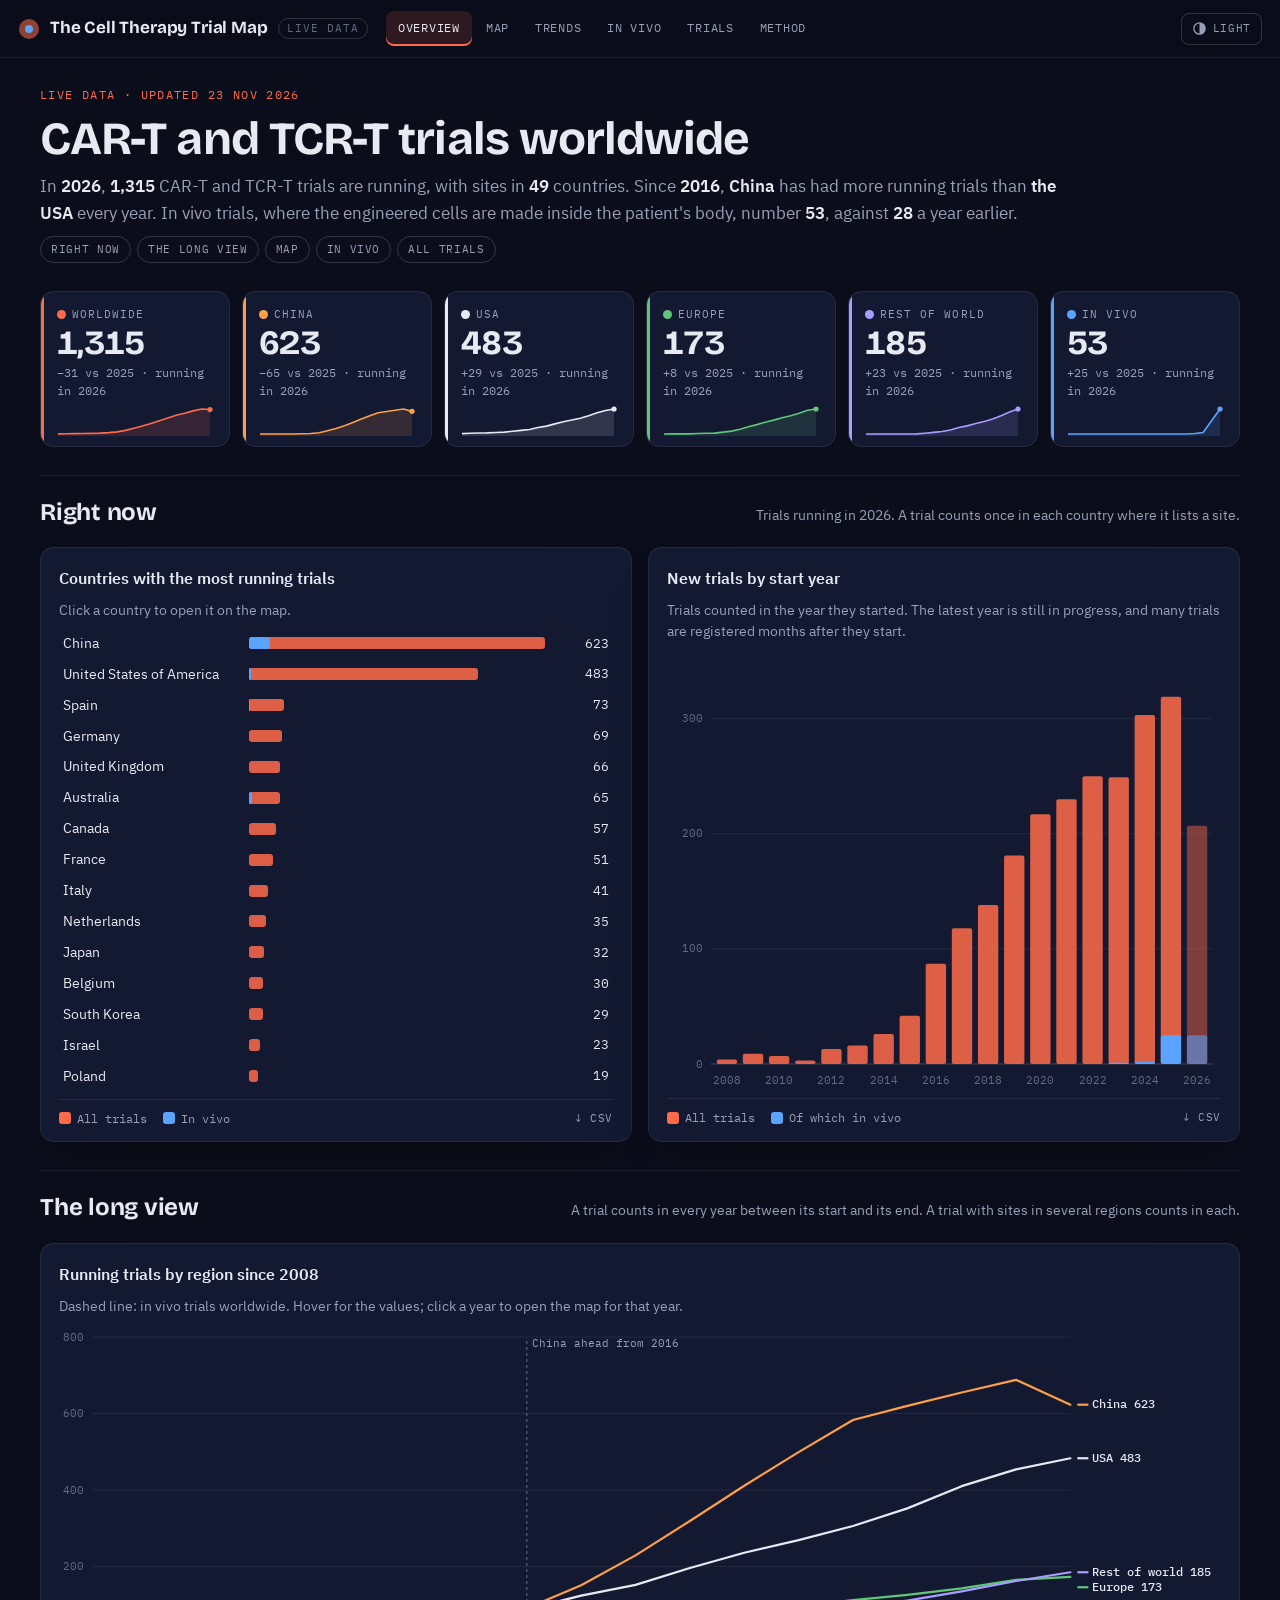
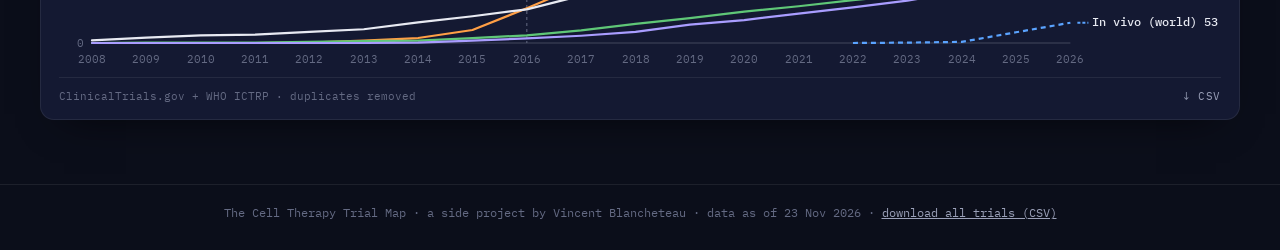
<file: index.html>
<!doctype html>
<html lang="en">
<head>
<meta charset="utf-8">
<meta name="viewport" content="width=device-width, initial-scale=1, viewport-fit=cover">
<title>The Cell Therapy Trial Map</title>
<meta name="description" content="CAR-T and TCR-T trials worldwide since 2008, from ClinicalTrials.gov and the WHO ICTRP registries: an interactive map, trends, in vivo trials and the full trial list, updated monthly.">
<meta property="og:title" content="The Cell Therapy Trial Map – live data">
<meta property="og:description" content="Every CAR-T and TCR-T trial in the map, by year, country and registry. Updated with each edition of the LinkedIn newsletter.">
<meta property="og:type" content="website">
<meta property="og:url" content="https://vblanche21.github.io/cell-therapy-trial-map/">
<meta property="og:image" content="https://vblanche21.github.io/cell-therapy-trial-map/preview.png">
<meta property="og:image:width" content="1200">
<meta property="og:image:height" content="627">
<meta property="og:image:alt" content="World map of running CAR-T and TCR-T trials per country">
<meta name="twitter:card" content="summary_large_image">
<link rel="icon" href="data:image/svg+xml,%3Csvg xmlns='http://www.w3.org/2000/svg' viewBox='0 0 100 100'%3E%3Ccircle cx='50' cy='50' r='44' fill='%23ff6b4a' fill-opacity='.55'/%3E%3Ccircle cx='50' cy='50' r='18' fill='%235aa3ff'/%3E%3C/svg%3E">
<link rel="preload" href="fonts/ibm-plex-sans-latin-400-normal.woff2" as="font" type="font/woff2" crossorigin>
<link rel="preload" href="fonts/bricolage-grotesque-latin-700-normal.woff2" as="font" type="font/woff2" crossorigin>
<link rel="stylesheet" href="css/style.css">
</head>
<body>
<script>try { if (localStorage.getItem("ctm-theme") === "light") document.body.classList.add("light"); } catch (e) {}</script>

<header class="topbar">
  <a class="brand" href="#overview" aria-label="The Cell Therapy Trial Map, overview">
    <svg class="brand-mark" viewBox="0 0 22 22" aria-hidden="true"><circle cx="11" cy="11" r="10" fill="var(--all)" fill-opacity=".55"/><circle cx="11" cy="11" r="4" fill="var(--invivo)"/></svg>
    <span class="brand-name">The Cell Therapy Trial Map</span>
    <span class="brand-tag">Live data</span>
  </a>
  <nav class="tabs" aria-label="Sections">
    <a class="tab-link" href="#overview" data-tab="overview">Overview</a>
    <a class="tab-link" href="#map" data-tab="map">Map</a>
    <a class="tab-link" href="#trends" data-tab="trends">Trends</a>
    <a class="tab-link" href="#invivo" data-tab="invivo">In vivo</a>
    <a class="tab-link" href="#trials" data-tab="trials">Trials</a>
    <a class="tab-link" href="#method" data-tab="method">Method</a>
  </nav>
  <div class="topbar-right">
    <a class="icon-btn subscribe" id="subscribe" href="#" target="_blank" rel="noopener" hidden><span class="lab">Subscribe</span><svg viewBox="0 0 16 16" aria-hidden="true"><path d="M2 3h12v10H2z M2 3l6 5 6-5" fill="none" stroke="currentColor" stroke-width="1.4"/></svg></a>
    <button class="icon-btn" id="theme" type="button" aria-label="Switch between dark and light"><svg viewBox="0 0 16 16" aria-hidden="true"><circle cx="8" cy="8" r="6" fill="none" stroke="currentColor" stroke-width="1.4"/><path d="M8 2a6 6 0 0 1 0 12z" fill="currentColor"/></svg><span class="lab" id="theme-lab">Light</span></button>
  </div>
</header>

<main>
  <!-- ======================= OVERVIEW ======================= -->
  <section class="tab" id="tab-overview" data-tab="overview" hidden>
    <div class="page">
      <div class="hero">
        <p class="kicker">Live data · updated <span class="data-date">—</span></p>
        <h1>CAR-T and TCR-T trials worldwide</h1>
        <p class="lede" id="ov-lede">Loading the trial data…</p>
        <nav class="subnav" aria-label="On this page"><a href="#sec-now">Right now</a><a href="#sec-long">The long view</a><a href="#map">Map</a><a href="#invivo">In vivo</a><a href="#trials">All trials</a></nav>
      </div>
      <div class="kpis" id="kpis"></div>

      <section class="section" id="sec-now">
        <div class="section-head"><h2>Right now</h2><p class="section-note">Trials running in <span class="latest-year">—</span>. A trial counts once in each country where it lists a site.</p></div>
        <div class="grid2">
          <div class="card">
            <div class="card-head"><h3>Countries with the most running trials</h3></div>
            <p class="card-note">Click a country to open it on the map.</p>
            <div class="hbars" id="top-countries"></div>
            <div class="card-foot"><div class="legend"><span><i class="sw" style="background:var(--all)"></i>All trials</span><span><i class="sw" style="background:var(--invivo)"></i>In vivo</span></div><button class="csv-link" type="button" data-csv="top-countries">↓ CSV</button></div>
          </div>
          <div class="card">
            <div class="card-head"><h3>New trials by start year</h3></div>
            <p class="card-note">Trials counted in the year they started. The latest year is still in progress, and many trials are registered months after they start.</p>
            <div class="chart" id="starts-chart"></div>
            <div class="card-foot"><div class="legend"><span><i class="sw" style="background:var(--all)"></i>All trials</span><span><i class="sw" style="background:var(--invivo)"></i>Of which in vivo</span></div><button class="csv-link" type="button" data-csv="starts">↓ CSV</button></div>
          </div>
        </div>
      </section>

      <section class="section" id="sec-long">
        <div class="section-head"><h2>The long view</h2><p class="section-note">A trial counts in every year between its start and its end. A trial with sites in several regions counts in each.</p></div>
        <div class="card">
          <div class="card-head"><h3>Running trials by region since 2008</h3></div>
          <p class="card-note">Dashed line: in vivo trials worldwide. Hover for the values; click a year to open the map for that year.</p>
          <div class="chart" id="regions-chart"></div>
          <div class="card-foot"><span class="source">ClinicalTrials.gov + WHO ICTRP · duplicates removed</span><button class="csv-link" type="button" data-csv="regions">↓ CSV</button></div>
        </div>
      </section>
    </div>
  </section>

  <!-- ======================= MAP ======================= -->
  <section class="tab tab-map" id="tab-map" data-tab="map" hidden>
    <svg class="map-svg" id="map-svg" viewBox="0 0 1000 439" preserveAspectRatio="xMidYMid meet" role="img" aria-label="World map of running CAR-T and TCR-T trials per country"><g id="map-zoom"><g id="map-land"></g><g id="map-dots"></g></g></svg>
    <div class="float map-title">
      <p class="kicker">Where trials are running</p>
      <div style="display:flex;align-items:baseline;gap:12px;flex-wrap:wrap"><span class="map-year" id="map-year">—</span><span class="map-stat" id="map-stat">—</span></div>
      <div class="seg" id="map-layer" role="group" aria-label="Which trials">
        <button type="button" data-layer="all" aria-pressed="true">All trials</button>
        <button type="button" data-layer="iv" aria-pressed="false">In vivo</button>
        <button type="button" data-layer="auto" aria-pressed="false">Autoimmune</button>
      </div>
      <div class="ramp"><div class="ramp-label" id="ramp-label">Running trials per country</div><div class="ramp-bar" id="ramp-bar"></div><div class="ramp-ticks" id="ramp-ticks"></div></div>
      <div class="map-search-in">
        <input class="input" id="map-q" type="search" placeholder="Search a country" autocomplete="off" aria-label="Search a country" style="width:100%">
        <ul class="suggest" id="map-suggest" hidden></ul>
      </div>
    </div>
    <div class="float hint" id="map-hint">Click a country to see its trials</div>
    <div class="float zoom" id="map-zoomctl"><button type="button" id="zoom-in" aria-label="Zoom in">+</button><button type="button" id="zoom-out" aria-label="Zoom out">−</button><button type="button" id="zoom-reset" aria-label="Show the whole world">⤢</button></div>
    <div class="float map-play"><button class="icon-btn" id="map-playbtn" type="button" aria-pressed="false"><span id="play-ic">▶</span><span id="play-lab">Play</span></button><span class="year-lab" id="year-min">—</span><input type="range" id="map-range" step="1" aria-label="Year shown"><span class="year-lab" id="year-max">—</span></div>
    <aside class="float panel" id="panel" aria-label="Country details" aria-hidden="true">
      <div class="panel-head">
        <p class="kicker" id="pn-region">—</p>
        <h2 id="pn-name">—</h2>
        <button class="icon-btn panel-close" id="pn-close" type="button" aria-label="Close">✕</button>
      </div>
      <div class="panel-body" id="pn-body"></div>
    </aside>
  </section>

  <!-- ======================= TRENDS ======================= -->
  <section class="tab" id="tab-trends" data-tab="trends" hidden>
    <div class="page">
      <div class="hero">
        <p class="kicker">Trends · 2008 to now</p>
        <h1>How the field is changing</h1>
        <p class="lede" id="tr-lede">—</p>
        <nav class="subnav" aria-label="On this page"><a href="#sec-what">What they treat</a><a href="#sec-cells">Which cells</a><a href="#sec-race">China and the USA</a><a href="#sec-heat">Country by year</a></nav>
      </div>
      <section class="section" id="sec-what">
        <div class="section-head"><h2>What the trials treat</h2></div>
        <div class="grid2">
          <div class="card" id="sec-what-card">
            <div class="card-head"><h3>Running trials by indication</h3></div>
            <p class="card-note">Autoimmune and immune-mediated diseases include lupus, myasthenia gravis, multiple sclerosis, systemic sclerosis and similar.</p>
            <div class="chart" id="ind-chart"></div>
            <div class="card-foot"><span class="source">Classified from titles and conditions</span><button class="csv-link" type="button" data-csv="indication">↓ CSV</button></div>
          </div>
          <div class="card" id="sec-cells">
            <div class="card-head"><h3>CAR-T and TCR-T</h3></div>
            <p class="card-note">CAR-T cells recognise a surface protein; TCR-T cells recognise a peptide presented by HLA, so each trial needs patients with a matching HLA type.</p>
            <div class="chart" id="cell-chart"></div>
            <div class="card-foot"><span class="source">Running trials per year</span><button class="csv-link" type="button" data-csv="cells">↓ CSV</button></div>
          </div>
        </div>
      </section>
      <section class="section" id="sec-race">
        <div class="section-head"><h2>China and the USA</h2><p class="section-note">Share of all running trials with at least one site in each country. A trial with sites in both counts for both.</p></div>
        <div class="card">
          <div class="chart" id="share-chart"></div>
          <div class="card-foot"><span class="source">Share of running trials worldwide</span><button class="csv-link" type="button" data-csv="share">↓ CSV</button></div>
        </div>
      </section>
      <section class="section" id="sec-heat">
        <div class="section-head"><h2>Country by year</h2><p class="section-note">The 20 countries with the most running trials today. The stronger the colour, the more trials (log scale). Click a country to open it on the map.</p></div>
        <div class="card">
          <div class="heat-wrap" id="heat"></div>
          <div class="card-foot"><span class="source">Running trials per country and year</span><button class="csv-link" type="button" data-csv="heat">↓ CSV</button></div>
        </div>
      </section>
    </div>
  </section>

  <!-- ======================= IN VIVO ======================= -->
  <section class="tab" id="tab-invivo" data-tab="invivo" hidden>
    <div class="page">
      <div class="hero">
        <p class="kicker">In vivo CAR-T and TCR-T</p>
        <h1>Making the cells inside the body</h1>
        <p class="lede">In vivo trials give the patient a vector, mRNA in lipid nanoparticles, circular RNA or vesicles that carry the CAR or TCR gene, so the engineered cells are made in the body instead of in a lab. <span id="iv-lede"></span></p>
      </div>
      <div class="kpis" id="iv-kpis"></div>
      <div class="grid2">
        <div class="card">
          <div class="card-head"><h3>In vivo trials each year</h3></div>
          <p class="card-note">Running trials per year, and how many of them started that year.</p>
          <div class="chart" id="iv-chart"></div>
          <div class="card-foot"><div class="legend"><span><i class="sw" style="background:var(--invivo)"></i>Running</span><span><i class="sw-line" style="border-color:var(--text)"></i>Started that year</span></div><button class="csv-link" type="button" data-csv="iv-years">↓ CSV</button></div>
        </div>
        <div class="card">
          <div class="card-head"><h3>Who, where and what, in <span class="latest-year">—</span></h3></div>
          <p class="card-note">A trial counts in each region where it has a site.</p>
          <div class="hbars" id="iv-bars"></div>
        </div>
      </div>
      <div class="card">
        <div class="card-head"><h3>Every in vivo trial in the data</h3><span class="count"><b id="iv-count">—</b> trials</span></div>
        <div class="scroll tablewrap">
          <table class="ttable" id="iv-table">
            <thead><tr><th>ID</th><th>Title</th><th>Countries</th><th>Start</th><th>Status</th><th>Indication</th><th>Cell type</th><th>Sponsor</th></tr></thead>
            <tbody></tbody>
          </table>
        </div>
        <div class="card-foot"><span class="source">IDs open the record in its registry</span><button class="csv-link" type="button" data-csv="iv-trials">↓ CSV</button></div>
      </div>
    </div>
  </section>

  <!-- ======================= TRIALS ======================= -->
  <section class="tab" id="tab-trials" data-tab="trials" hidden>
    <div class="page">
      <div class="hero">
        <p class="kicker">The trial list</p>
        <h1>Every trial in the map</h1>
        <p class="lede">Search and filter the trials behind every number on this site. IDs open the record in its registry.</p>
      </div>
      <div class="card tablewrap">
        <div class="filters">
          <input class="input search" id="q" type="search" placeholder="Search title, sponsor, condition, ID, country" aria-label="Search trials">
          <select class="input" id="f-year" aria-label="Year"></select>
          <select class="input" id="f-approach" aria-label="Approach"><option value="">In vivo and ex vivo</option><option value="In vivo">In vivo only</option><option value="Ex vivo">Ex vivo only</option></select>
          <select class="input" id="f-indication" aria-label="Indication"><option value="">All indications</option><option value="Cancer">Cancer</option><option value="Autoimmune &amp; immune-mediated">Autoimmune &amp; immune-mediated</option><option value="Other">Other</option></select>
          <select class="input" id="f-country" aria-label="Country"><option value="">All countries</option></select>
        </div>
        <div class="card-head"><span class="count"><b id="tcount">—</b> trials</span><button class="csv-link" type="button" data-csv="trials">↓ CSV of these trials</button></div>
        <div class="scroll" style="max-height:42rem">
          <table class="ttable" id="ttable">
            <thead><tr>
              <th aria-sort="none"><button class="sort" type="button" data-key="id">ID</button></th>
              <th aria-sort="none"><button class="sort" type="button" data-key="title">Title</button></th>
              <th aria-sort="none"><button class="sort" type="button" data-key="countries">Countries</button></th>
              <th aria-sort="descending"><button class="sort" type="button" data-key="start">Start</button></th>
              <th aria-sort="none"><button class="sort" type="button" data-key="end">Counted until</button></th>
              <th aria-sort="none"><button class="sort" type="button" data-key="status">Status</button></th>
              <th aria-sort="none"><button class="sort" type="button" data-key="phase">Phase</button></th>
              <th aria-sort="none"><button class="sort" type="button" data-key="approach">Approach</button></th>
              <th aria-sort="none"><button class="sort" type="button" data-key="indication">Indication</button></th>
              <th aria-sort="none"><button class="sort" type="button" data-key="sponsor">Sponsor</button></th>
              <th aria-sort="none"><button class="sort" type="button" data-key="registry">Registry</button></th>
              <th aria-sort="none"><button class="sort" type="button" data-key="end_rule">End date from</button></th>
            </tr></thead>
            <tbody></tbody>
          </table>
        </div>
        <p class="card-note">"Counted until" is the completion date, the data date for ongoing trials, or an estimate (see "End date from"). The full file is also <a href="data/trials.csv" download>available as one CSV</a>.</p>
      </div>
    </div>
  </section>

  <!-- ======================= METHOD ======================= -->
  <section class="tab" id="tab-method" data-tab="method" hidden>
    <div class="page">
      <div class="hero">
        <p class="kicker">Method</p>
        <h1>How the data was built</h1>
        <p class="lede">A side project by Vincent Blancheteau: public registry data, cleaned and counted in R, drawn with d3. Data as of <span class="data-date">—</span>.</p>
      </div>
      <div class="prose">
        <h2>Sources and rules</h2>
        <ul>
          <li><b>Sources.</b> ClinicalTrials.gov (API v2, interventional studies; searches for CAR-T and TCR-T terms and product names, plus in vivo products) and the WHO ICTRP search portal, which gathers the WHO primary registries: ChiCTR, EU CTIS and EU CTR, jRCT, CTRI, ANZCTR, CRIS, DRKS, ISRCTN, IRCT, ReBEC, TCTR, PACTR and others.</li>
          <li><b>Duplicates.</b> The same trial often sits in several registries. ICTRP copies of ClinicalTrials.gov records were dropped; other records were linked through shared IDs (NCT or EudraCT numbers) or identical titles, then through a similarity check (same country, start within about a year, same cell type, and the same product code, or close sponsor and title words).</li>
          <li><b>Classes.</b> Rules on titles, interventions and conditions sort each trial into CAR-T or TCR-T, in vivo or ex vivo, and cancer, autoimmune and immune-mediated, or other. In vivo trials were checked by hand. CAR-NK, CAR-macrophage and TIL trials are left out, as are supportive-care studies around CAR-T (rehabilitation, imaging, drugs to prevent or treat CRS and ICANS, infections after infusion).</li>
          <li><b>Running years.</b> A trial counts in a year if it started by the end of that year and had not ended before it. The end is the completion date; ongoing ClinicalTrials.gov trials run until the data date; records in other registries without a completion date get the median length of completed ClinicalTrials.gov trials of the same phase. Withdrawn and not-yet-recruiting trials are left out.</li>
          <li><b>Places.</b> A trial counts once in each country where it lists a site, and once in each region. Country names follow Natural Earth, so Hong Kong and Taiwan appear apart from China. Map projection: Equal Earth.</li>
        </ul>
        <h2>Limits</h2>
        <ul>
          <li>Counts are trials, not patients, and say nothing about trial size or results.</li>
          <li>Trials registered only on China's drug agency platform (CDE) are missing, because it is not part of the WHO network. No trial in these registries lists a site in Africa.</li>
          <li>Estimated end dates (mostly ChiCTR) can make a trial count for too long or too short, and they move slightly with each download. ClinicalTrials.gov records with an "unknown" status, not updated for years, stop counting at their old end date even if the trial goes on.</li>
          <li>Some duplicates remain, mostly among Chinese records, and rules can misclassify a few trials. Corrections are welcome.</li>
        </ul>
        <h2>Updates</h2>
        <ul>
          <li>25 Nov 2026: the page becomes a dashboard, with a clickable map, trends, an in vivo tab and the trial list.</li>
          <li>23 Nov 2026: ClinicalTrials.gov downloaded again; the WHO ICTRP exports are unchanged (26 Oct and 3 Nov).</li>
          <li>3 Nov 2026: ClinicalTrials.gov and the main WHO ICTRP search downloaded again; five trials of drugs given for CAR-T side effects removed by a stricter rule. Edition 1 of the newsletter uses these data. This public page first published.</li>
          <li>28 Oct 2026: version 2. Added the WHO registry network, duplicate removal and the in vivo / ex vivo split.</li>
          <li>22 Oct 2026: version 1, ClinicalTrials.gov only (animated map posted on LinkedIn).</li>
        </ul>
        <h2>Credits</h2>
        <p>Trial data: <a href="https://clinicaltrials.gov/" target="_blank" rel="noopener">ClinicalTrials.gov</a> and the <a href="https://trialsearch.who.int/" target="_blank" rel="noopener">WHO International Clinical Trials Registry Platform</a>. Country outlines: <a href="https://www.naturalearthdata.com/" target="_blank" rel="noopener">Natural Earth</a>. Charts: d3. Fonts: IBM Plex and Bricolage Grotesque (SIL Open Font License). Dashboard layout inspired by <a href="https://dashboard.theclimatebrink.com/" target="_blank" rel="noopener">The Climate Brink dashboard</a>.</p>
      </div>
    </div>
  </section>
</main>

<footer id="footer">The Cell Therapy Trial Map · a side project by Vincent Blancheteau · data as of <span class="data-date">—</span> · <a href="data/trials.csv" download>download all trials (CSV)</a><span id="footer-sub" hidden> · <a href="#" target="_blank" rel="noopener">subscribe on LinkedIn</a></span></footer>
<div class="tip" id="tip" role="status"></div>

<script>
  /* Paste the newsletter's LinkedIn address between the quotes to show the "Subscribe" buttons. */
  window.CT_CONFIG = { newsletterUrl: "" };
</script>
<script src="d3.min.js"></script>
<script src="js/app.js"></script>
</body>
</html>
</file>
<file: css/style.css>
/* The Cell Therapy Trial Map — dashboard
   Bricolage Grotesque (display) · IBM Plex Sans (text) · IBM Plex Mono (labels and numbers) */

@font-face { font-family: "IBM Plex Sans"; font-weight: 400; font-display: swap; src: url("../fonts/ibm-plex-sans-latin-400-normal.woff2") format("woff2"); }
@font-face { font-family: "IBM Plex Sans"; font-weight: 500; font-display: swap; src: url("../fonts/ibm-plex-sans-latin-500-normal.woff2") format("woff2"); }
@font-face { font-family: "IBM Plex Sans"; font-weight: 600; font-display: swap; src: url("../fonts/ibm-plex-sans-latin-600-normal.woff2") format("woff2"); }
@font-face { font-family: "IBM Plex Mono"; font-weight: 400; font-display: swap; src: url("../fonts/ibm-plex-mono-latin-400-normal.woff2") format("woff2"); }
@font-face { font-family: "IBM Plex Mono"; font-weight: 500; font-display: swap; src: url("../fonts/ibm-plex-mono-latin-500-normal.woff2") format("woff2"); }
@font-face { font-family: "Bricolage Grotesque"; font-weight: 600; font-display: swap; src: url("../fonts/bricolage-grotesque-latin-600-normal.woff2") format("woff2"); }
@font-face { font-family: "Bricolage Grotesque"; font-weight: 700; font-display: swap; src: url("../fonts/bricolage-grotesque-latin-700-normal.woff2") format("woff2"); }

:root {
  /* dark (default) */
  --bg: #0b0e1a;
  --bg-raised: #10142a;
  --panel: #141932;
  --panel-glass: rgba(20, 25, 50, 0.88);
  --line: rgba(232, 234, 242, 0.08);
  --line-strong: rgba(232, 234, 242, 0.18);
  --text: #e8eaf2;
  --text-dim: #9aa0b8;
  --text-faint: #646a83;
  --topbar-bg: rgba(11, 14, 26, 0.84);
  --shadow: 0 18px 40px -24px rgba(0, 0, 0, 0.75);
  --shadow-float: 0 12px 40px rgba(0, 0, 0, 0.5), 0 2px 8px rgba(0, 0, 0, 0.35);
  --hover: rgba(232, 234, 242, 0.06);
  --grid: rgba(232, 234, 242, 0.07);
  --axis: rgba(232, 234, 242, 0.22);

  --all: #ff6b4a;          /* all trials (mostly ex vivo) */
  --all-soft: rgba(255, 107, 74, 0.14);
  --invivo: #5aa3ff;       /* in vivo */
  --china: #ff9f45;
  --usa: #e8eaf2;
  --europe: #5fc777;
  --row: #a99dff;
  --cancer: #ff6b4a;
  --autoimmune: #4ecdc4;
  --other: #9aa0b8;
  --cart: #ff6b4a;
  --tcrt: #e8b84b;
  --land: #1c223f;
  --land-line: #0b0e1a;
  --ramp-lo: #3a1f2a;
  --ramp-hi: #ff6b4a;
  --ramp-top: #ffd2c2;

  --display: "Bricolage Grotesque", "IBM Plex Sans", system-ui, sans-serif;
  --sans: "IBM Plex Sans", system-ui, -apple-system, "Segoe UI", sans-serif;
  --mono: "IBM Plex Mono", ui-monospace, SFMono-Regular, Menlo, monospace;
  --radius: 14px;
  --topbar-h: 58px;
  color-scheme: dark;
}

body.light {
  --bg: #faf9f6;
  --bg-raised: #ffffff;
  --panel: #ffffff;
  --panel-glass: rgba(255, 255, 255, 0.92);
  --line: rgba(31, 36, 48, 0.10);
  --line-strong: rgba(31, 36, 48, 0.22);
  --text: #1f2430;
  --text-dim: #5a6172;
  --text-faint: #9198a8;
  --topbar-bg: rgba(250, 249, 246, 0.88);
  --shadow: 0 14px 32px -22px rgba(31, 36, 48, 0.35);
  --shadow-float: 0 12px 40px rgba(40, 40, 35, 0.16), 0 2px 8px rgba(40, 40, 35, 0.10);
  --hover: rgba(31, 36, 48, 0.05);
  --grid: rgba(31, 36, 48, 0.07);
  --axis: rgba(31, 36, 48, 0.25);

  --all: #d94f2e;
  --all-soft: rgba(217, 79, 46, 0.10);
  --invivo: #2a6fd6;
  --china: #d9731a;
  --usa: #1f2430;
  --europe: #3f8f47;
  --row: #6c5ce7;
  --cancer: #d94f2e;
  --autoimmune: #0f9d94;
  --other: #7a8194;
  --cart: #d94f2e;
  --tcrt: #b8860b;
  --land: #e7e5de;
  --land-line: #faf9f6;
  --ramp-lo: #f6d9cf;
  --ramp-hi: #d94f2e;
  --ramp-top: #6e1a0b;
  color-scheme: light;
}

* { box-sizing: border-box; }
html { -webkit-text-size-adjust: 100%; scroll-padding-top: calc(var(--topbar-h) + 12px); }
body { margin: 0; background: var(--bg); color: var(--text); font-family: var(--sans); font-size: 15.5px; line-height: 1.55; transition: background .2s ease, color .2s ease; }
a { color: inherit; }
button, input, select { font: inherit; color: inherit; }
[hidden] { display: none !important; }
.mono { font-family: var(--mono); }
.num { font-variant-numeric: tabular-nums; }

/* ---------- top bar ---------- */
.topbar { position: sticky; top: 0; z-index: 50; height: var(--topbar-h); display: flex; align-items: center; gap: 18px; padding: 0 18px; background: var(--topbar-bg); backdrop-filter: blur(14px); -webkit-backdrop-filter: blur(14px); border-bottom: 1px solid var(--line); }
.brand { display: flex; align-items: center; gap: 10px; text-decoration: none; white-space: nowrap; }
.brand-mark { width: 22px; height: 22px; flex: none; }
.brand-name { font-family: var(--display); font-weight: 700; font-size: 17px; letter-spacing: -0.01em; }
.brand-tag { font-family: var(--mono); font-size: 10.5px; letter-spacing: 0.1em; text-transform: uppercase; color: var(--text-faint); border: 1px solid var(--line-strong); border-radius: 999px; padding: 1px 8px; }
.tabs { position: relative; display: flex; gap: 2px; overflow-x: auto; scrollbar-width: none; flex: 1; min-width: 0; }
.tabs::-webkit-scrollbar { display: none; }
.tab-link { font-family: var(--mono); font-size: 12px; letter-spacing: 0.06em; text-transform: uppercase; text-decoration: none; color: var(--text-dim); padding: 8px 12px; border-radius: 8px; white-space: nowrap; }
.tab-link:hover { color: var(--text); background: var(--hover); }
.tab-link[aria-current="page"] { color: var(--text); background: var(--all-soft); box-shadow: inset 0 -2px 0 var(--all); }
.topbar-right { display: flex; align-items: center; gap: 8px; }
.icon-btn { display: inline-flex; align-items: center; justify-content: center; gap: 6px; height: 32px; min-width: 32px; padding: 0 10px; border: 1px solid var(--line-strong); border-radius: 8px; background: transparent; cursor: pointer; font-family: var(--mono); font-size: 11px; letter-spacing: 0.06em; text-transform: uppercase; color: var(--text-dim); text-decoration: none; }
.icon-btn:hover { color: var(--text); background: var(--hover); }
.icon-btn svg { width: 15px; height: 15px; }
.subscribe { border-color: var(--all); color: var(--all); }

/* ---------- page layout ---------- */
.page { max-width: 1240px; margin: 0 auto; padding: 28px 20px 64px; display: grid; gap: 28px; }
.hero { display: grid; gap: 10px; }
.kicker { font-family: var(--mono); font-size: 11.5px; letter-spacing: 0.12em; text-transform: uppercase; color: var(--all); margin: 0; }
h1 { font-family: var(--display); font-weight: 700; font-size: clamp(28px, 4.4vw, 46px); line-height: 1.08; letter-spacing: -0.02em; margin: 0; }
.lede { margin: 0; max-width: 64rem; font-size: 17px; color: var(--text-dim); }
.lede b { color: var(--text); font-weight: 600; }
h2 { font-family: var(--display); font-weight: 700; font-size: 24px; letter-spacing: -0.01em; margin: 0; }
h3 { font-family: var(--sans); font-weight: 600; font-size: 16px; margin: 0; }
.section { display: grid; gap: 16px; scroll-margin-top: calc(var(--topbar-h) + 12px); }
.section-head { display: flex; flex-wrap: wrap; align-items: baseline; justify-content: space-between; gap: 6px 16px; border-top: 1px solid var(--line); padding-top: 18px; }
.section-note { margin: 0; color: var(--text-dim); font-size: 14px; max-width: 46rem; }
.subnav { display: flex; flex-wrap: wrap; gap: 6px; }
.subnav a { font-family: var(--mono); font-size: 11px; letter-spacing: 0.06em; text-transform: uppercase; text-decoration: none; color: var(--text-dim); border: 1px solid var(--line-strong); border-radius: 999px; padding: 4px 10px; }
.subnav a:hover { color: var(--text); border-color: var(--text-dim); }
.grid2 { display: grid; grid-template-columns: repeat(auto-fit, minmax(min(100%, 30rem), 1fr)); gap: 16px; }

/* ---------- cards ---------- */
.card { background: var(--panel); border: 1px solid var(--line); border-radius: var(--radius); padding: 18px 18px 14px; box-shadow: var(--shadow); display: grid; gap: 10px; align-content: start; min-width: 0; }
.card-head { display: flex; flex-wrap: wrap; justify-content: space-between; align-items: baseline; gap: 6px 12px; }
.card-note { margin: 0; color: var(--text-dim); font-size: 13.5px; line-height: 1.5; }
.card-foot { display: flex; flex-wrap: wrap; justify-content: space-between; gap: 8px; align-items: center; border-top: 1px solid var(--line); padding-top: 10px; }
.csv-link { font-family: var(--mono); font-size: 11px; letter-spacing: 0.06em; text-transform: uppercase; color: var(--text-dim); text-decoration: none; display: inline-flex; gap: 6px; align-items: center; background: none; border: 0; padding: 0; cursor: pointer; }
.csv-link:hover { color: var(--all); }
.source { font-family: var(--mono); font-size: 11px; color: var(--text-faint); }

.kpis { display: grid; grid-template-columns: repeat(auto-fit, minmax(min(100%, 11.5rem), 1fr)); gap: 12px; }
.kpi { position: relative; text-decoration: none; background: var(--panel); border: 1px solid var(--line); border-radius: var(--radius); padding: 14px 16px 10px; display: grid; gap: 2px; overflow: hidden; transition: border-color .15s ease, transform .15s ease; }
.kpi:hover { border-color: var(--line-strong); transform: translateY(-1px); }
.kpi::before { content: ""; position: absolute; inset: 0 auto 0 0; width: 3px; background: var(--k, var(--all)); }
.kpi-label { font-family: var(--mono); font-size: 10.5px; letter-spacing: 0.1em; text-transform: uppercase; color: var(--text-dim); display: flex; gap: 6px; align-items: center; }
.kpi-value { font-family: var(--display); font-weight: 700; font-size: 34px; line-height: 1.1; letter-spacing: -0.02em; font-variant-numeric: tabular-nums; }
.kpi-sub { font-family: var(--mono); font-size: 11.5px; color: var(--text-dim); font-variant-numeric: tabular-nums; }
.kpi-spark { height: 30px; margin-top: 4px; }
.kpi-spark svg { display: block; width: 100%; height: 30px; }
.dot { display: inline-block; width: 9px; height: 9px; border-radius: 50%; flex: none; }

/* ---------- charts ---------- */
.chart { position: relative; min-height: 220px; }
.chart svg { display: block; overflow: visible; }
.axis text { fill: var(--text-faint); font-family: var(--mono); font-size: 11px; }
.gridline { stroke: var(--grid); }
.baseline { stroke: var(--axis); }
.series { fill: none; stroke-width: 2.2; stroke-linecap: round; stroke-linejoin: round; }
.series.dashed { stroke-dasharray: 5 4; stroke-linecap: butt; }
.end-label { font-family: var(--mono); font-size: 11.5px; font-weight: 500; fill: var(--text); }
.annot { font-family: var(--mono); font-size: 11px; fill: var(--text-dim); }
.annot-line { stroke: var(--text-faint); stroke-dasharray: 3 3; }
.hover-rule { stroke: var(--text-faint); }
.legend { display: flex; flex-wrap: wrap; gap: 4px 16px; font-family: var(--mono); font-size: 11.5px; color: var(--text-dim); }
.legend span { display: inline-flex; align-items: center; gap: 6px; }
.sw { display: inline-block; width: 12px; height: 12px; border-radius: 3px; flex: none; }
.sw-line { display: inline-block; width: 18px; height: 0; border-top: 2.5px solid; flex: none; }
.sw-dash { border-top-style: dashed; }
.tip { position: fixed; z-index: 100; pointer-events: none; display: none; background: var(--panel-glass); backdrop-filter: blur(10px); -webkit-backdrop-filter: blur(10px); border: 1px solid var(--line-strong); border-radius: 10px; box-shadow: var(--shadow-float); padding: 8px 11px; font-size: 13px; line-height: 1.5; min-width: 150px; max-width: 300px; }
.tip-head { font-family: var(--mono); font-size: 11px; letter-spacing: 0.06em; text-transform: uppercase; color: var(--text-dim); margin-bottom: 2px; }
.tip-row { display: flex; align-items: center; gap: 7px; font-variant-numeric: tabular-nums; }
.tip-row .v { margin-left: auto; padding-left: 14px; font-family: var(--mono); font-weight: 500; }

.hbars { display: grid; gap: 6px; }
.hbar { display: grid; grid-template-columns: minmax(7rem, 11rem) 1fr 3.4rem; gap: 10px; align-items: center; font-size: 13.5px; background: none; border: 0; padding: 2px 4px; border-radius: 6px; text-align: left; cursor: pointer; }
.hbar:hover { background: var(--hover); }
.hbar.static { cursor: default; }
.hbar.static:hover { background: none; }
.hbar-name { overflow: hidden; text-overflow: ellipsis; white-space: nowrap; }
.hbar-track { position: relative; height: 12px; }
.hbar-fill { position: absolute; inset: 0 auto 0 0; border-radius: 3px; background: var(--all); opacity: .85; }
.hbar-fill.iv { background: var(--invivo); opacity: 1; }
.hbar-val { text-align: right; font-family: var(--mono); font-size: 12.5px; font-variant-numeric: tabular-nums; }
.bar-group-title { font-family: var(--mono); font-size: 10.5px; letter-spacing: 0.1em; text-transform: uppercase; color: var(--text-faint); margin-top: 6px; }

/* ---------- map tab ---------- */
.tab-map { position: relative; height: calc(100dvh - var(--topbar-h)); min-height: 480px; overflow: hidden; background: radial-gradient(120% 90% at 50% 10%, var(--bg-raised) 0%, var(--bg) 70%); }
.map-svg { position: absolute; inset: 0; width: 100%; height: 100%; display: block; cursor: grab; touch-action: none; }
.map-svg:active { cursor: grabbing; }
.country { stroke: var(--land-line); stroke-width: .5; vector-effect: non-scaling-stroke; transition: fill .35s ease; }
.country.has-data { cursor: pointer; }
.country.is-hover { stroke: var(--text); stroke-width: 1.2; }
.country.is-picked { stroke: var(--text); stroke-width: 2; }
.small-dot { stroke: var(--land-line); stroke-width: .6; vector-effect: non-scaling-stroke; cursor: pointer; }
.small-dot.is-picked { stroke: var(--text); stroke-width: 2; }
.float { position: absolute; z-index: 5; background: var(--panel-glass); backdrop-filter: blur(12px); -webkit-backdrop-filter: blur(12px); border: 1px solid var(--line); border-radius: var(--radius); box-shadow: var(--shadow-float); }
.map-title { top: 16px; left: 16px; padding: 14px 16px; width: min(360px, calc(100% - 32px)); display: grid; gap: 10px; }
.map-title h2 { font-size: 21px; }
.map-year { font-family: var(--display); font-weight: 700; font-size: 40px; line-height: 1; color: var(--all); font-variant-numeric: tabular-nums; }
.map-stat { font-family: var(--mono); font-size: 12px; color: var(--text-dim); }
.seg { display: inline-flex; border: 1px solid var(--line-strong); border-radius: 9px; padding: 2px; gap: 2px; }
.seg button { border: 0; background: none; cursor: pointer; font-family: var(--mono); font-size: 11px; letter-spacing: 0.05em; text-transform: uppercase; color: var(--text-dim); padding: 5px 9px; border-radius: 7px; }
.seg button[aria-pressed="true"] { background: var(--all-soft); color: var(--text); box-shadow: inset 0 0 0 1px var(--all); }
.ramp { display: grid; gap: 4px; }
.ramp-bar { height: 10px; border-radius: 3px; }
.ramp-ticks { display: flex; justify-content: space-between; font-family: var(--mono); font-size: 10.5px; color: var(--text-faint); }
.ramp-label { font-family: var(--mono); font-size: 10.5px; color: var(--text-dim); }
.map-search-in { position: relative; }
.map-search-in input::placeholder { color: var(--text-faint); }
.suggest { position: absolute; z-index: 8; left: 0; right: 0; top: calc(100% + 4px); list-style: none; margin: 0; padding: 4px; background: var(--panel); border: 1px solid var(--line-strong); border-radius: 10px; box-shadow: var(--shadow-float); max-height: 260px; overflow: auto; }
.suggest[hidden] { display: none; }
.suggest li button { width: 100%; display: flex; justify-content: space-between; gap: 10px; text-align: left; border: 0; background: none; padding: 6px 10px; border-radius: 7px; cursor: pointer; font-size: 14px; }
.suggest li button:hover, .suggest li button.active { background: var(--hover); }
.suggest .n { font-family: var(--mono); font-size: 12px; color: var(--text-dim); }
.map-play { left: 50%; bottom: 18px; transform: translateX(-50%); display: flex; align-items: center; gap: 12px; padding: 8px 14px; width: min(560px, calc(100% - 32px)); }
.map-play input[type="range"] { flex: 1; accent-color: var(--all); }
.map-play .year-lab { font-family: var(--mono); font-size: 12px; color: var(--text-dim); font-variant-numeric: tabular-nums; }
.zoom { right: 16px; bottom: 18px; display: grid; overflow: hidden; }
.zoom button { width: 36px; height: 34px; border: 0; background: none; cursor: pointer; font-size: 18px; color: var(--text-dim); }
.zoom button + button { border-top: 1px solid var(--line); }
.zoom button:hover { background: var(--hover); color: var(--text); }
.hint { left: 50%; bottom: 74px; transform: translateX(-50%); padding: 7px 14px; font-family: var(--mono); font-size: 11.5px; letter-spacing: 0.05em; color: var(--text-dim); pointer-events: none; transition: opacity .6s ease; }
.hint.gone { opacity: 0; }
.panel { top: 16px; right: 16px; bottom: 16px; width: min(400px, calc(100% - 32px)); display: flex; flex-direction: column; overflow: hidden; transform: translateX(calc(100% + 24px)); transition: transform .3s ease; }
.panel.open { transform: none; }
.panel-head { padding: 16px 18px 10px; border-bottom: 1px solid var(--line); display: grid; gap: 4px; position: relative; }
.panel-head h2 { font-size: 24px; padding-right: 36px; }
.panel-close { position: absolute; top: 12px; right: 12px; }
.panel-body { overflow: auto; padding: 14px 18px 18px; display: grid; gap: 16px; align-content: start; }
.panel-big { font-family: var(--display); font-weight: 700; font-size: 40px; line-height: 1; letter-spacing: -0.02em; font-variant-numeric: tabular-nums; }
.panel-big small { font-family: var(--sans); font-weight: 400; font-size: 15px; letter-spacing: 0; color: var(--text-dim); }
.chips { display: flex; flex-wrap: wrap; gap: 6px; }
.chip { font-family: var(--mono); font-size: 11.5px; border: 1px solid var(--line-strong); border-radius: 999px; padding: 2px 9px; color: var(--text-dim); }
.chip b { color: var(--text); font-weight: 500; }
.trial-list { list-style: none; margin: 0; padding: 0; display: grid; gap: 8px; }
.trial-list li { border-top: 1px solid var(--line); padding-top: 8px; font-size: 13.5px; line-height: 1.45; }
.trial-list .meta { font-family: var(--mono); font-size: 11px; color: var(--text-faint); }
.trial-list a { color: var(--text); text-decoration-color: var(--line-strong); }
.panel-actions { display: flex; flex-wrap: wrap; gap: 8px; }
@media (min-width: 761px) {
  .tab-map.panel-open .map-play { left: calc((100% - 432px) / 2); width: min(520px, calc(100% - 464px)); }
  .tab-map.panel-open .zoom { right: 432px; }
}

/* ---------- heatmap ---------- */
.heat-wrap { overflow-x: auto; }
.heat-cell { stroke: var(--panel); stroke-width: 1; }
.heat-label { font-family: var(--mono); font-size: 11px; fill: var(--text-dim); }

/* ---------- tables ---------- */
.filters { display: flex; flex-wrap: wrap; gap: 8px; align-items: center; }
.input { border: 1px solid var(--line-strong); background: var(--bg-raised); border-radius: 8px; padding: 7px 10px; font-size: 14px; }
.input:focus { outline: 2px solid var(--all-soft); border-color: var(--all); }
.search { flex: 1 1 16rem; min-width: 0; }
.check { display: inline-flex; align-items: center; gap: 6px; font-size: 14px; color: var(--text-dim); }
.count { font-family: var(--mono); font-size: 12px; color: var(--text-dim); }
.scroll { max-height: 34rem; overflow: auto; -webkit-overflow-scrolling: touch; border-top: 1px solid var(--line); }
table { width: 100%; border-collapse: collapse; font-size: 13.5px; font-variant-numeric: tabular-nums; }
th { position: sticky; top: 0; z-index: 1; background: var(--panel); text-align: left; font-family: var(--mono); font-size: 10.5px; letter-spacing: 0.08em; text-transform: uppercase; font-weight: 500; color: var(--text-dim); padding: 8px; border-bottom: 1px solid var(--line-strong); white-space: nowrap; }
td { padding: 7px 8px; border-bottom: 1px solid var(--line); vertical-align: top; }
td a { color: var(--text); }
.sort { border: 0; background: none; padding: 0; cursor: pointer; font: inherit; letter-spacing: inherit; text-transform: inherit; color: inherit; }
.sort:hover { color: var(--text); }
th[aria-sort="ascending"] .sort::after { content: " ↑"; }
th[aria-sort="descending"] .sort::after { content: " ↓"; }
.ttable td:nth-child(2) { min-width: 16rem; max-width: 32rem; }
.ttable td:nth-child(3) { min-width: 8rem; max-width: 14rem; }
.ttable td:nth-child(4), .ttable td:nth-child(5) { white-space: nowrap; }
.tablewrap { container-type: inline-size; }
@container (max-width: 90rem) {
  #ttable :is(th, td):is(:nth-child(5), :nth-child(11), :nth-child(12)) { display: none; }
}
@container (max-width: 46rem) {
  .ttable :is(th, td):is(:nth-child(5), :nth-child(6), :nth-child(7), :nth-child(10), :nth-child(11), :nth-child(12)) { display: none; }
}

/* ---------- method ---------- */
.prose { max-width: 52rem; display: grid; gap: 12px; }
.prose p, .prose li { color: var(--text-dim); }
.prose b { color: var(--text); font-weight: 600; }
.prose ul { margin: 0; padding-left: 1.2rem; display: grid; gap: 6px; }

footer { border-top: 1px solid var(--line); padding: 18px 20px 28px; color: var(--text-faint); font-family: var(--mono); font-size: 11.5px; text-align: center; line-height: 1.7; }
footer a { color: var(--text-dim); }

.loading { color: var(--text-dim); font-family: var(--mono); font-size: 13px; }

@media (max-width: 760px) {
  .topbar { gap: 10px; padding: 0 10px; }
  .brand-name, .brand-tag { display: none; }
  .icon-btn .lab { display: none; }
  .page { padding: 20px 14px 48px; gap: 22px; }
  .tabs { -webkit-mask-image: linear-gradient(90deg, #000 82%, transparent); mask-image: linear-gradient(90deg, #000 82%, transparent); }
  .tab-link { padding: 8px 9px; font-size: 11px; letter-spacing: 0.04em; }
  .kpis { grid-template-columns: repeat(2, minmax(0, 1fr)); gap: 10px; }
  .kpi { padding: 12px 12px 8px; }
  .kpi-value { font-size: 28px; }
  .tab-map.panel-open .map-title :is(.kicker, .seg, .map-search-in) { display: none; }
  .map-title { padding: 10px 12px; gap: 6px; top: 10px; left: 10px; width: calc(100% - 20px); }
  .map-title h2 { font-size: 16px; }
  .map-title .ramp, .map-stat-note { display: none; }
  .map-year { font-size: 28px; }
  .map-title .seg button { padding: 4px 7px; }
  .hint { display: none; }
  .zoom { display: none; }
  .map-play { bottom: 10px; width: calc(100% - 20px); }
  .panel { top: auto; left: 10px; right: 10px; bottom: 10px; width: auto; height: 56dvh; transform: translateY(calc(100% + 24px)); }
}
@media (prefers-reduced-motion: reduce) {
  * { transition: none !important; scroll-behavior: auto !important; }
}
</file>
